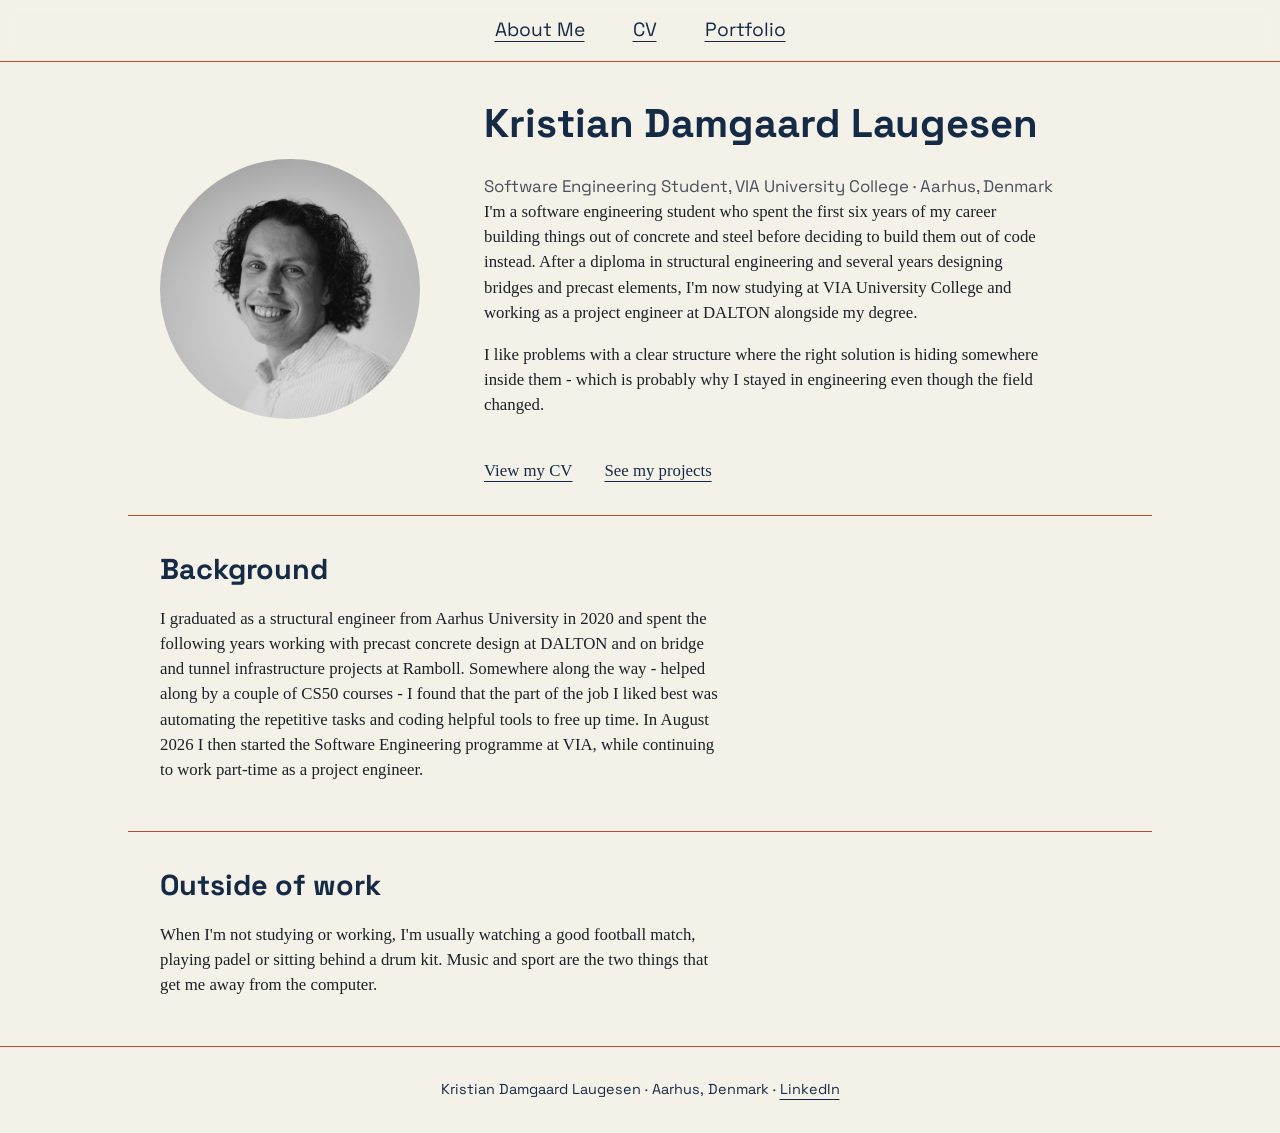
<file: index.html>
<!doctype html>
<html lang="en">
  <head>
    <meta name="viewport" content="width=device-width, initial-scale=1" />
    <title>Kristian Damgaard Laugesen — About me</title>
    <link rel="stylesheet" href="style.css" />
  </head>
  <body>
    <header class="header">
      <nav class="nav">
        <ul class="nav-list">
          <li class="nav-a"><a href="index.html">About Me</a></li>
          <li class="nav-a"><a href="cv.html">CV</a></li>
          <li class="nav-a"><a href="portfolio.html">Portfolio</a></li>
        </ul>
      </nav>
    </header>

    <main class="main">
      <section class="hero">
        <img
          class="hero-img"
          src="images/portrait.jpg"
          alt="Portrait of Kristian Damgaard Laugesen"
        />
        <div>
          <h1>Kristian Damgaard Laugesen</h1>
          <p class="hero-role">
            Software Engineering Student, VIA University College · Aarhus,
            Denmark
          </p>
          <p>
            I'm a software engineering student who spent the first six years of
            my career building things out of concrete and steel before deciding
            to build them out of code instead. After a diploma in structural
            engineering and several years designing bridges and precast
            elements, I'm now studying at VIA University College and working as
            a project engineer at DALTON alongside my degree.
          </p>
          <p>
            I like problems with a clear structure where the right solution is
            hiding somewhere inside them - which is probably why I stayed in
            engineering even though the field changed.
          </p>
          <div class="hero-actions">
            <a href="cv.html">View my CV</a>
            <a href="portfolio.html">See my projects</a>
          </div>
        </div>
      </section>

      <section class="section">
        <div>
          <h2>Background</h2>
          <p>
            I graduated as a structural engineer from Aarhus University in 2020
            and spent the following years working with precast concrete design
            at DALTON and on bridge and tunnel infrastructure projects at
            Ramboll. Somewhere along the way - helped along by a couple of CS50
            courses - I found that the part of the job I liked best was
            automating the repetitive tasks and coding helpful tools to free up
            time. In August 2026 I then started the Software Engineering
            programme at VIA, while continuing to work part-time as a project
            engineer.
          </p>
        </div>
      </section>

      <section class="section">
        <div>
          <h2>Outside of work</h2>
          <p>
            When I'm not studying or working, I'm usually watching a good
            football match, playing padel or sitting behind a drum kit. Music
            and sport are the two things that get me away from the computer.
          </p>
        </div>
      </section>
    </main>

    <footer class="footer">
      <p>
        Kristian Damgaard Laugesen · Aarhus, Denmark ·
        <a target="_blank" href="https://www.linkedin.com/in/kristiandl/"
          >LinkedIn</a
        >
      </p>
    </footer>
  </body>
</html>
</file>
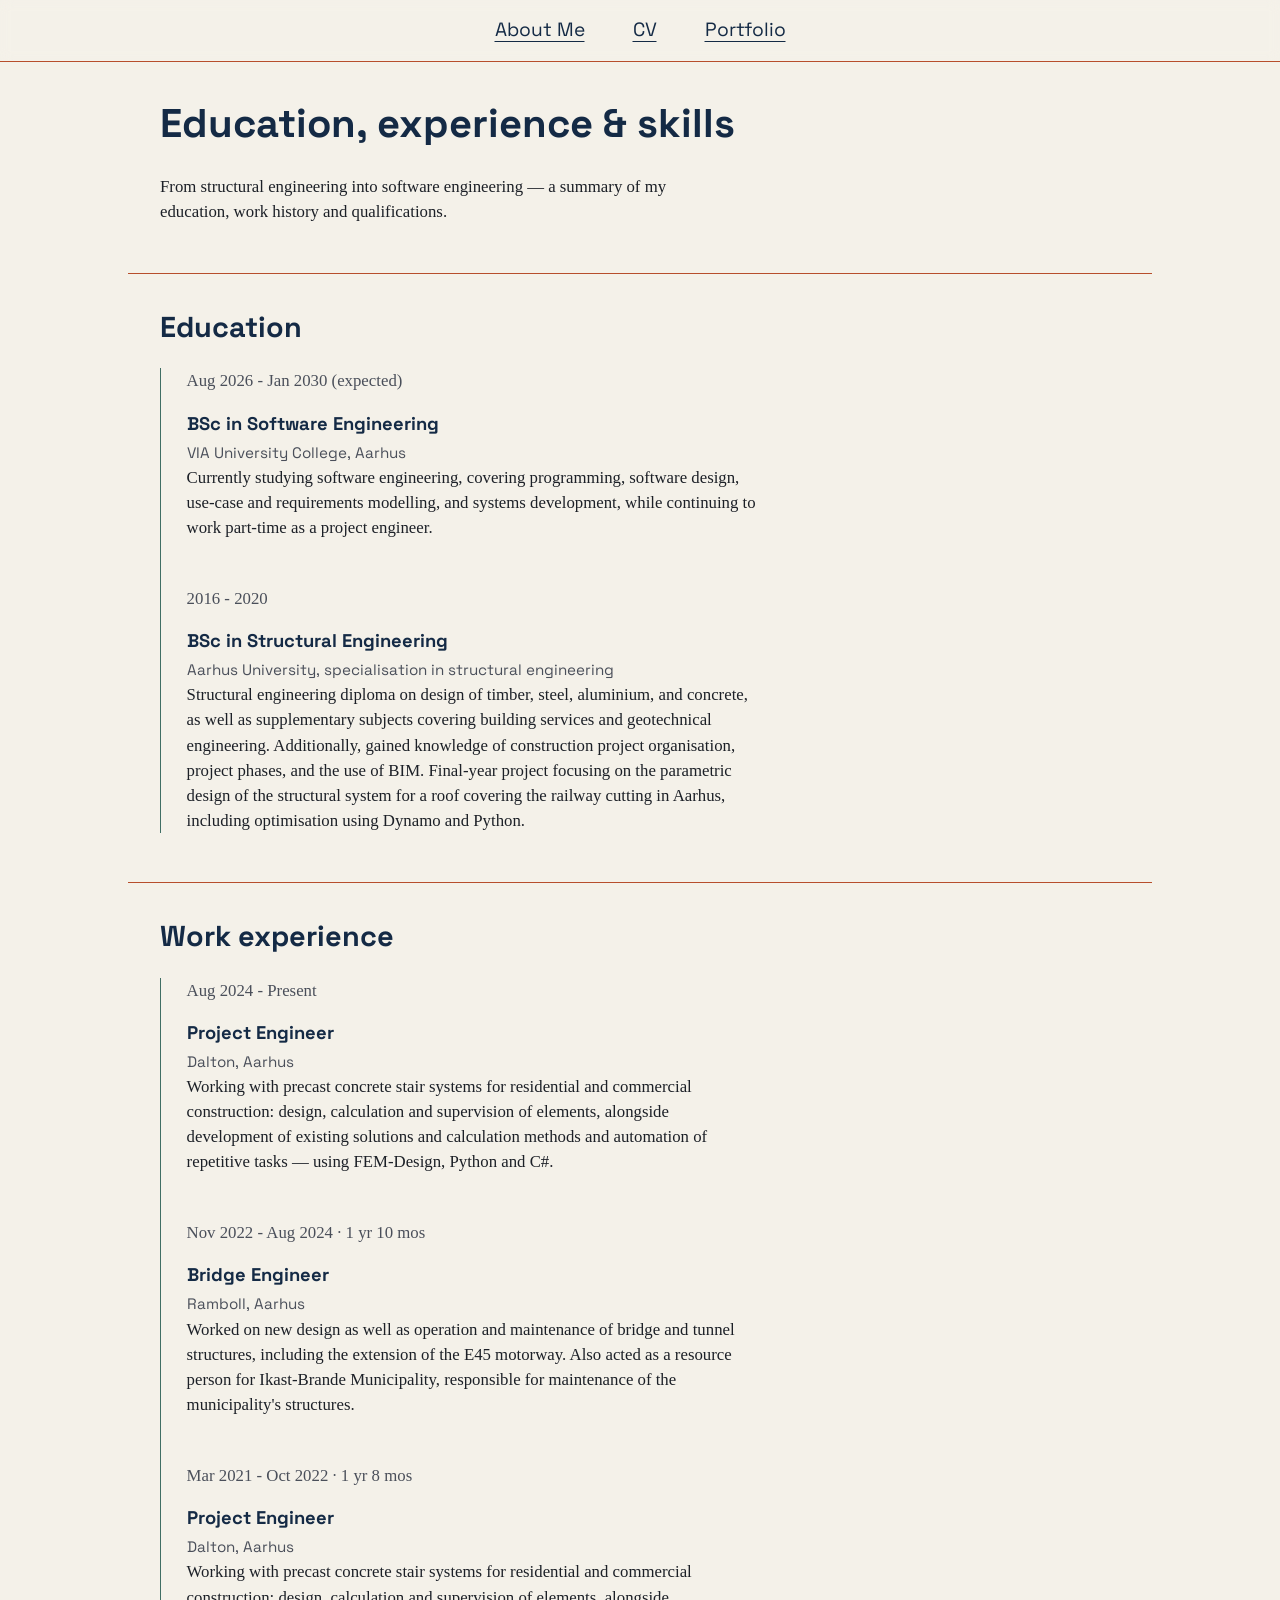
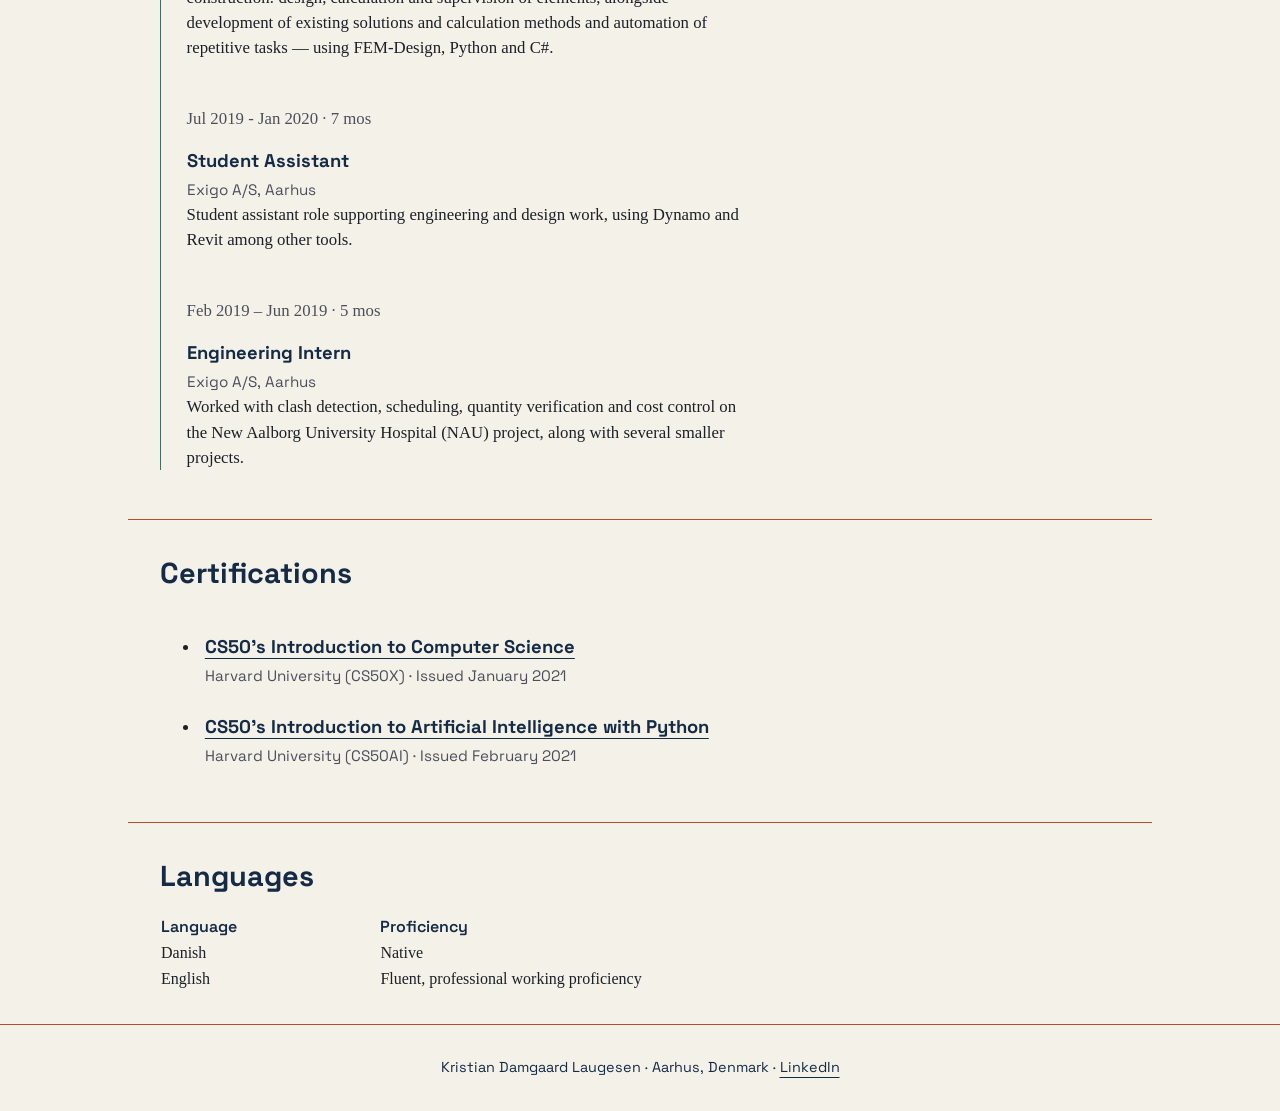
<file: cv.html>
<!doctype html>
<html lang="en">
  <head>
    <meta name="viewport" content="width=device-width, initial-scale=1" />
    <title>Kristian Damgaard Laugesen — CV</title>
    <link rel="stylesheet" href="style.css" />
  </head>
  <body>
    <header class="header">
      <nav class="nav">
        <ul class="nav-list">
          <li class="nav-a"><a href="index.html">About Me</a></li>
          <li class="nav-a"><a href="cv.html">CV</a></li>
          <li class="nav-a"><a href="portfolio.html">Portfolio</a></li>
        </ul>
      </nav>
    </header>

    <main class="main">
      <div class="page-intro">
        <h1>Education, experience & skills</h1>
        <p>
          From structural engineering into software engineering — a summary of
          my education, work history and qualifications.
        </p>
      </div>

      <section class="section">
        <div>
          <h2>Education</h2>
          <ol class="timeline">
            <li>
              <span class="date">Aug 2026 - Jan 2030 (expected)</span>
              <h3>BSc in Software Engineering</h3>
              <span class="org">VIA University College, Aarhus</span>
              <p>
                Currently studying software engineering, covering programming,
                software design, use-case and requirements modelling, and
                systems development, while continuing to work part-time as a
                project engineer.
              </p>
            </li>
            <li>
              <span class="date">2016 - 2020</span>
              <h3>BSc in Structural Engineering</h3>
              <span class="org"
                >Aarhus University, specialisation in structural
                engineering</span
              >
              <p>
                Structural engineering diploma on design of timber, steel,
                aluminium, and concrete, as well as supplementary subjects
                covering building services and geotechnical engineering.
                Additionally, gained knowledge of construction project
                organisation, project phases, and the use of BIM. Final-year
                project focusing on the parametric design of the structural
                system for a roof covering the railway cutting in Aarhus,
                including optimisation using Dynamo and Python.
              </p>
            </li>
          </ol>
        </div>
      </section>

      <section class="section">
        <div>
          <h2>Work experience</h2>
          <ol class="timeline">
            <li>
              <span class="date">Aug 2024 - Present</span>
              <h3>Project Engineer</h3>
              <span class="org">Dalton, Aarhus</span>
              <p>
                Working with precast concrete stair systems for residential and
                commercial construction: design, calculation and supervision of
                elements, alongside development of existing solutions and
                calculation methods and automation of repetitive tasks — using
                FEM-Design, Python and C#.
              </p>
            </li>
            <li>
              <span class="date">Nov 2022 - Aug 2024 · 1 yr 10 mos</span>
              <h3>Bridge Engineer</h3>
              <span class="org">Ramboll, Aarhus</span>
              <p>
                Worked on new design as well as operation and maintenance of
                bridge and tunnel structures, including the extension of the E45
                motorway. Also acted as a resource person for Ikast-Brande
                Municipality, responsible for maintenance of the municipality's
                structures.
              </p>
            </li>
            <li>
              <span class="date">Mar 2021 - Oct 2022 · 1 yr 8 mos</span>
              <h3>Project Engineer</h3>
              <span class="org">Dalton, Aarhus</span>
              <p>
                Working with precast concrete stair systems for residential and
                commercial construction: design, calculation and supervision of
                elements, alongside development of existing solutions and
                calculation methods and automation of repetitive tasks — using
                FEM-Design, Python and C#.
              </p>
            </li>
            <li>
              <span class="date">Jul 2019 - Jan 2020 · 7 mos</span>
              <h3>Student Assistant</h3>
              <span class="org">Exigo A/S, Aarhus</span>
              <p>
                Student assistant role supporting engineering and design work,
                using Dynamo and Revit among other tools.
              </p>
            </li>
            <li>
              <span class="date">Feb 2019 – Jun 2019 · 5 mos</span>
              <h3>Engineering Intern</h3>
              <span class="org">Exigo A/S, Aarhus</span>
              <p>
                Worked with clash detection, scheduling, quantity verification
                and cost control on the New Aalborg University Hospital (NAU)
                project, along with several smaller projects.
              </p>
            </li>
          </ol>
        </div>
      </section>

      <section class="section">
        <div>
          <h2>Certifications</h2>
          <ul>
            <li class="cert">
              <h3>
                <a
                  href="https://courses.edx.org/certificates/07981b115601496fad8b08df4d26111c"
                  target="_blank"
                  >CS50's Introduction to Computer Science</a
                >
              </h3>
              <span class="org"
                >Harvard University (CS50X) · Issued January 2021</span
              >
            </li>
            <li class="cert">
              <h3>
                <a
                  href="https://courses.edx.org/certificates/21c6305c196a47b49a0e9a43ff39a202"
                  target="_blank"
                  >CS50's Introduction to Artificial Intelligence with Python</a
                >
              </h3>
              <span class="org"
                >Harvard University (CS50AI) · Issued February 2021</span
              >
            </li>
          </ul>
        </div>
      </section>

      <section class="section">
        <div>
          <h2>Languages</h2>
          <table class="table">
            <thead>
              <tr>
                <th>Language</th>
                <th>Proficiency</th>
              </tr>
            </thead>
            <tbody>
              <tr>
                <td>Danish</td>
                <td>Native</td>
              </tr>
              <tr>
                <td>English</td>
                <td>Fluent, professional working proficiency</td>
              </tr>
            </tbody>
          </table>
        </div>
      </section>
    </main>

    <footer class="footer">
      <p>
        Kristian Damgaard Laugesen · Aarhus, Denmark ·
        <a target="_blank" href="https://www.linkedin.com/in/kristiandl/"
          >LinkedIn</a
        >
      </p>
    </footer>
  </body>
</html>
</file>
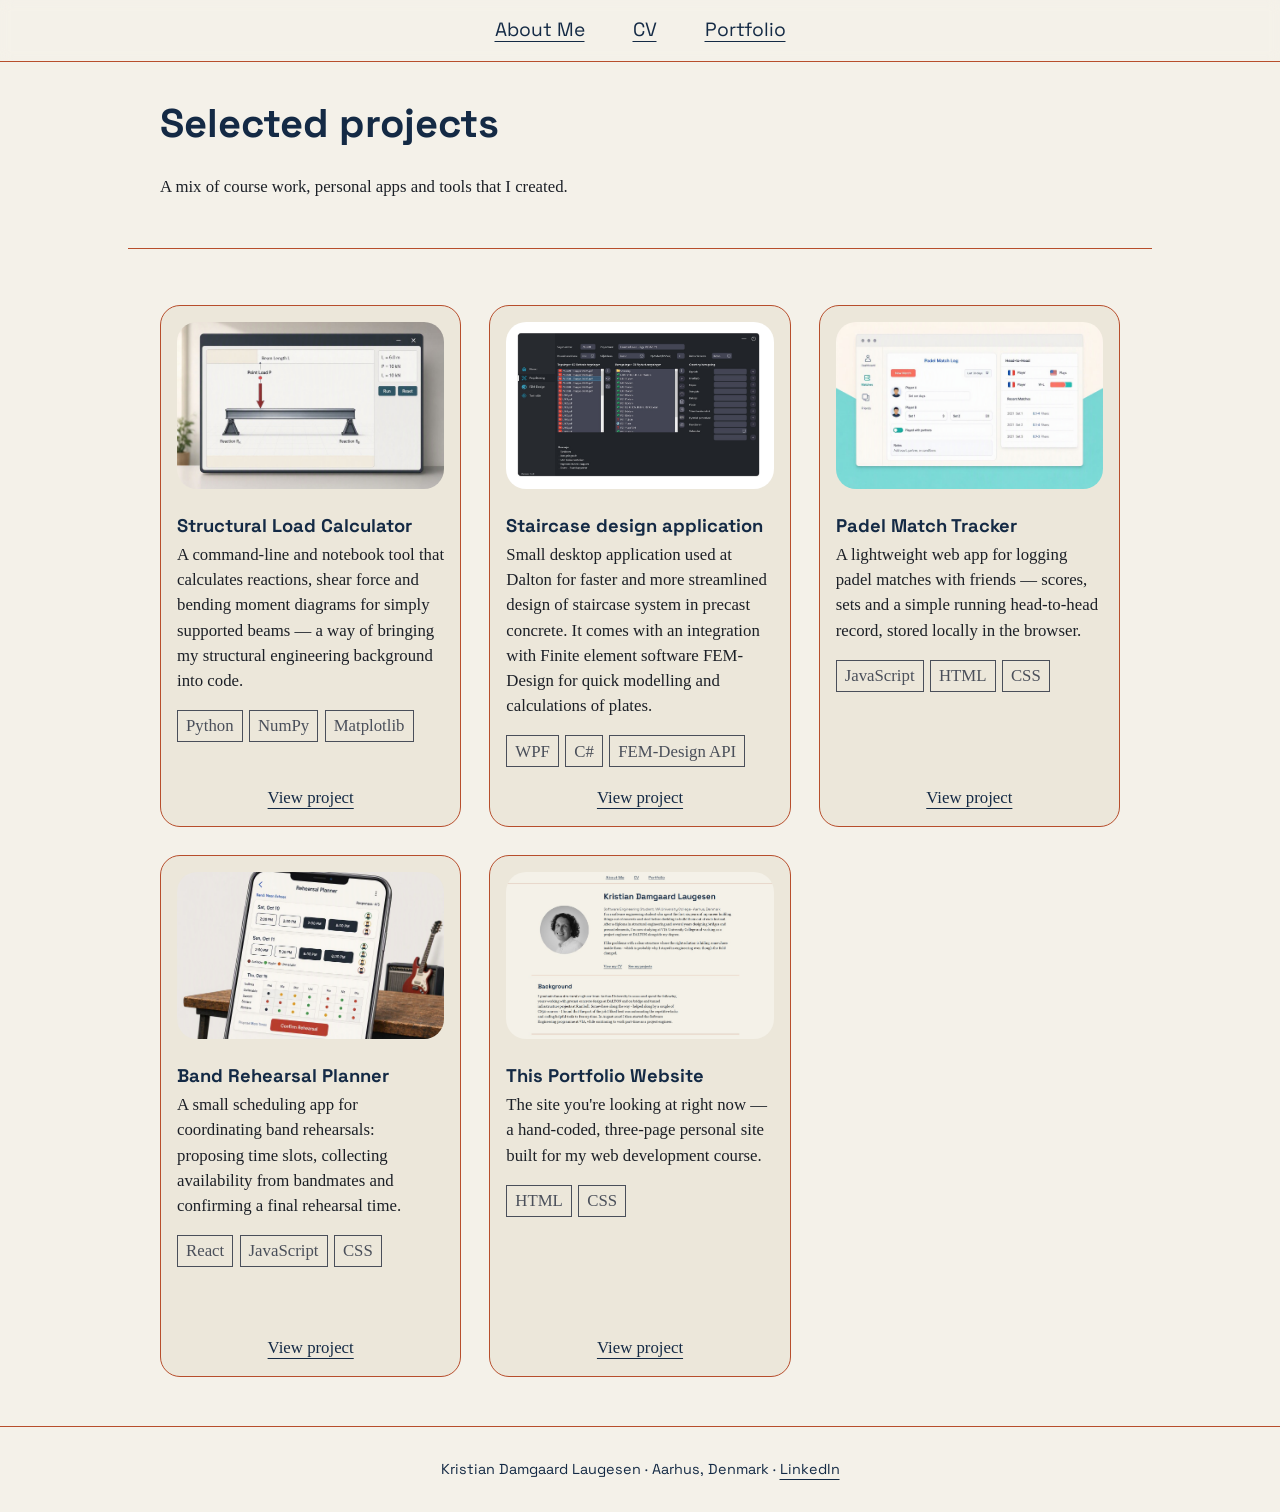
<file: portfolio.html>
<!doctype html>
<html lang="en">
  <head>
    <meta name="viewport" content="width=device-width, initial-scale=1" />
    <title>Kristian Damgaard Laugesen — Portfolio</title>
    <link rel="stylesheet" href="style.css" />
  </head>
  <body>
    <header class="header">
      <nav class="nav">
        <ul class="nav-list">
          <li class="nav-a"><a href="index.html">About Me</a></li>
          <li class="nav-a"><a href="cv.html">CV</a></li>
          <li class="nav-a"><a href="portfolio.html">Portfolio</a></li>
        </ul>
      </nav>
    </header>

    <main class="main">
      <div class="page-intro">
        <h1>Selected projects</h1>
        <p>A mix of course work, personal apps and tools that I created.</p>
      </div>

      <section class="section">
        <div>
          <ul class="project-grid">
            <li class="project">
              <div>
                <img
                  class="project-img"
                  src="images/structural-load-calculator-mockup.jpg"
                  alt="Diagram of a beam under load with support reactions"
                />
              </div>
              <div class="project-body">
                <h3>Structural Load Calculator</h3>
                <p>
                  A command-line and notebook tool that calculates reactions,
                  shear force and bending moment diagrams for simply supported
                  beams — a way of bringing my structural engineering background
                  into code.
                </p>
                <ul class="tags">
                  <li>Python</li>
                  <li>NumPy</li>
                  <li>Matplotlib</li>
                </ul>
                <a
                  class="project-link"
                  target="_blank"
                  href="https://github.com/kristiandl/structural-load-calculator"
                  >View project</a
                >
              </div>
            </li>

            <li class="project">
              <div>
                <img
                  class="project-img"
                  src="images/trappe-app-preview.jpg"
                  alt="Screenshot of an application for staircase design"
                />
              </div>
              <div class="project-body">
                <h3>Staircase design application</h3>
                <p>
                  Small desktop application used at Dalton for faster and more
                  streamlined design of staircase system in precast concrete. It
                  comes with an integration with Finite element software
                  FEM-Design for quick modelling and calculations of plates.
                </p>
                <ul class="tags">
                  <li>WPF</li>
                  <li>C#</li>
                  <li>FEM-Design API</li>
                </ul>
                <a
                  class="project-link"
                  target="_blank"
                  href="https://github.com/Kristiandl/TrappeApp"
                  >View project</a
                >
              </div>
            </li>

            <li class="project">
              <div>
                <img
                  class="project-img"
                  src="images/padel-match-tracking-web-app-mock-up.jpg"
                  alt="A screenshot of a padel match tracker web app"
                />
              </div>
              <div class="project-body">
                <h3>Padel Match Tracker</h3>
                <p>
                  A lightweight web app for logging padel matches with friends —
                  scores, sets and a simple running head-to-head record, stored
                  locally in the browser.
                </p>
                <ul class="tags">
                  <li>JavaScript</li>
                  <li>HTML</li>
                  <li>CSS</li>
                </ul>
                <a
                  class="project-link"
                  target="_blank"
                  href="https://github.com/kristiandl/padel-match-tracker"
                  >View project</a
                >
              </div>
            </li>

            <li class="project">
              <div>
                <img
                  class="project-img"
                  src="images/rehearsal-planner-mockup.jpg"
                  alt="A mockup of a rehearsel planner app"
                />
              </div>
              <div class="project-body">
                <h3>Band Rehearsal Planner</h3>
                <p>
                  A small scheduling app for coordinating band rehearsals:
                  proposing time slots, collecting availability from bandmates
                  and confirming a final rehearsal time.
                </p>
                <ul class="tags">
                  <li>React</li>
                  <li>JavaScript</li>
                  <li>CSS</li>
                </ul>
                <a
                  class="project-link"
                  target="_blank"
                  href="https://github.com/kristiandl/band-rehearsal-planner"
                  >View project</a
                >
              </div>
            </li>

            <li class="project">
              <div>
                <img
                  class="project-img"
                  src="images/my-website.jpg"
                  alt="A picture of the homepage of this layout"
                />
              </div>
              <div class="project-body">
                <h3>This Portfolio Website</h3>
                <p>
                  The site you're looking at right now — a hand-coded,
                  three-page personal site built for my web development course.
                </p>
                <ul class="tags">
                  <li>HTML</li>
                  <li>CSS</li>
                </ul>
                <a
                  class="project-link"
                  target="_blank"
                  href="https://github.com/Kristiandl/First-project"
                  >View project</a
                >
              </div>
            </li>
          </ul>
        </div>
      </section>
    </main>

    <footer class="footer">
      <p>
        Kristian Damgaard Laugesen · Aarhus, Denmark ·
        <a target="_blank" href="https://www.linkedin.com/in/kristiandl/"
          >LinkedIn</a
        >
      </p>
    </footer>
  </body>
</html>
</file>
<file: style.css>
@font-face {
  font-family: "Space Grotesk";
  src: url("fonts/spacegrotesk-variablefont_wght.ttf");
  font-weight: 300 700;
}

:root {
  --background-color: #f4f1e9;
  --header-color: #142a45;
  --contrast-color: #b74e2c;
  --border-color: #3f6e64;
  --sub-header-color: #4a4f5a;
  --font-headers: "Space Grotesk", "Arial Narrow", Arial, sans-serif;
  --font-body: "Source Serif 4", Georgia, "Times New Roman", serif;
  --max-width: 1024px;
}

* {
  box-sizing: border-box;
}

body {
  display: flex;
  flex-direction: column;
  height: 100dvh;
  margin: 0;
  color: #1c2027;
  background: var(--background-color);
  font-family: var(--font-body);
  font-size: 1.05rem;
  line-height: 1.5;
}

h1,
h2,
h3 {
  color: var(--header-color);
  font-family: var(--font-headers);
  margin: 0 0 0.5em;
  overflow-wrap: break-word;
}

h1 {
  font-size: 2.5rem;
}
h2 {
  font-size: 1.8rem;
}
h3 {
  font-size: 1.15rem;
  margin-bottom: 0.15rem;
  margin-top: 1rem;
}

p {
  margin: 0 0 1em;
  max-width: 68ch;
}

a {
  color: var(--header-color);
  text-decoration-thickness: 1px;
  text-underline-offset: 5px;
}

a:hover {
  color: var(--contrast-color);
}

.header {
  position: sticky;
  top: 0;
  z-index: 100;
  backdrop-filter: blur(6px);
  border-bottom: 1px solid var(--contrast-color);
}

.nav {
  max-width: var(--max-width);
  margin: 0 auto;
  font-family: var(--font-headers);
}

.nav-list {
  display: flex;
  flex-wrap: wrap;
  align-items: center;
  justify-content: center;
  gap: 0 1rem;
  margin: 0;
  padding: 0;
  list-style: none;
}

.nav-a {
  font-size: 1.2rem;
}

.nav-a a {
  display: block;
  padding: 1rem;
}

.main {
  flex-grow: 1;
}

.hero {
  max-width: var(--max-width);
  margin: 0 auto;
  padding: 2rem;
  display: grid;
  align-items: center;
  gap: 4rem;
  grid-template-columns: minmax(180px, 260px) 1fr;
}

.hero-img {
  display: block;
  width: 100%;
  aspect-ratio: 1 / 1;
  object-fit: cover;
  border-radius: 50%;
}

.hero-role {
  color: var(--sub-header-color);
  font-family: var(--font-headers);
  margin: 0;
}

.hero-actions {
  display: flex;
  flex-wrap: wrap;
  gap: 0.75rem 2rem;
  padding-top: 1.5rem;
}

.page-intro {
  max-width: var(--max-width);
  margin: 0 auto;
  padding: 2rem;
}

.section {
  max-width: var(--max-width);
  margin: 0 auto;
  border-top: 1px solid var(--contrast-color);
  padding: 2rem;
}

.timeline {
  list-style: none;
  margin: 1.2rem 0 0;
  padding: 0;
  border-left: 1px solid var(--border-color);
}

.timeline li {
  padding: 0 0 1.8rem 1.6rem;
}

.timeline li:last-child {
  padding-bottom: 0;
}

.date {
  color: var(--sub-header-color);
}

.org {
  color: var(--sub-header-color);
  font-family: var(--font-headers);
  font-size: 0.95rem;
  margin-bottom: 0.4rem;
}

.cert {
  padding: 0.3rem;
}

.table {
  width: 100%;
  border-collapse: collapse;
  margin-top: 1rem;
}

.table th {
  text-align: left;
  font-family: var(--font-headers);
  font-weight: 600;
  color: var(--header-color);
  font-size: 1rem;
}

.table tr {
  font-size: 1rem;
}

.project-grid {
  display: grid;
  grid-template-columns: repeat(auto-fit, minmax(280px, 1fr));
  grid-auto-rows: 1fr;
  gap: 1.75rem;
  margin-top: 1.5rem;
  padding-inline-start: 0;
}

.project {
  display: flex;
  flex-direction: column;
  background: #ece7da;
  border-radius: 20px;
  padding: 1rem;
  border: 0.5px solid var(--contrast-color);
}

.project-body {
  display: flex;
  flex-direction: column;
  flex: 1;
}

.project-img {
  width: 100%;
  aspect-ratio: 16 / 10;
  object-fit: cover;
  border-radius: 20px;
}

.tags {
  list-style: none;
  display: flex;
  flex-wrap: wrap;
  gap: 0.4rem;
  padding: 0;
  margin: 0 0 1.1rem;
}

.tags li {
  color: var(--sub-header-color);
  border: 1px solid var(--sub-header-color);
  padding: 0.15rem 0.5rem;
}

.project-link {
  display: block;
  margin-top: auto;
  text-align: center;
}

.footer {
  border-top: 1px solid var(--contrast-color);
  padding: 2rem 3rem;
  display: flex;
  justify-content: center;
  text-align: center;
  font-family: var(--font-headers);
  font-size: 0.9rem;
  color: var(--header-color);
}

.footer p {
  margin: 0;
}

@media (max-width: 768px) {
  .hero {
    grid-template-columns: 1fr;
    gap: 1.5rem;
    text-align: left;
  }

  .hero-img {
    width: 250px;
    margin: auto;
  }
}

@media (max-width: 375px) {
  .hero,
  .section {
    padding: 1.25rem;
  }

  .hero-img {
    width: 180px;
  }

  .nav-a {
    font-size: 1.05rem;
  }

  .nav-a a {
    padding: 0.75rem 0.5rem;
  }

  .footer {
    padding: 1.5rem 1.25rem;
  }
}
</file>
